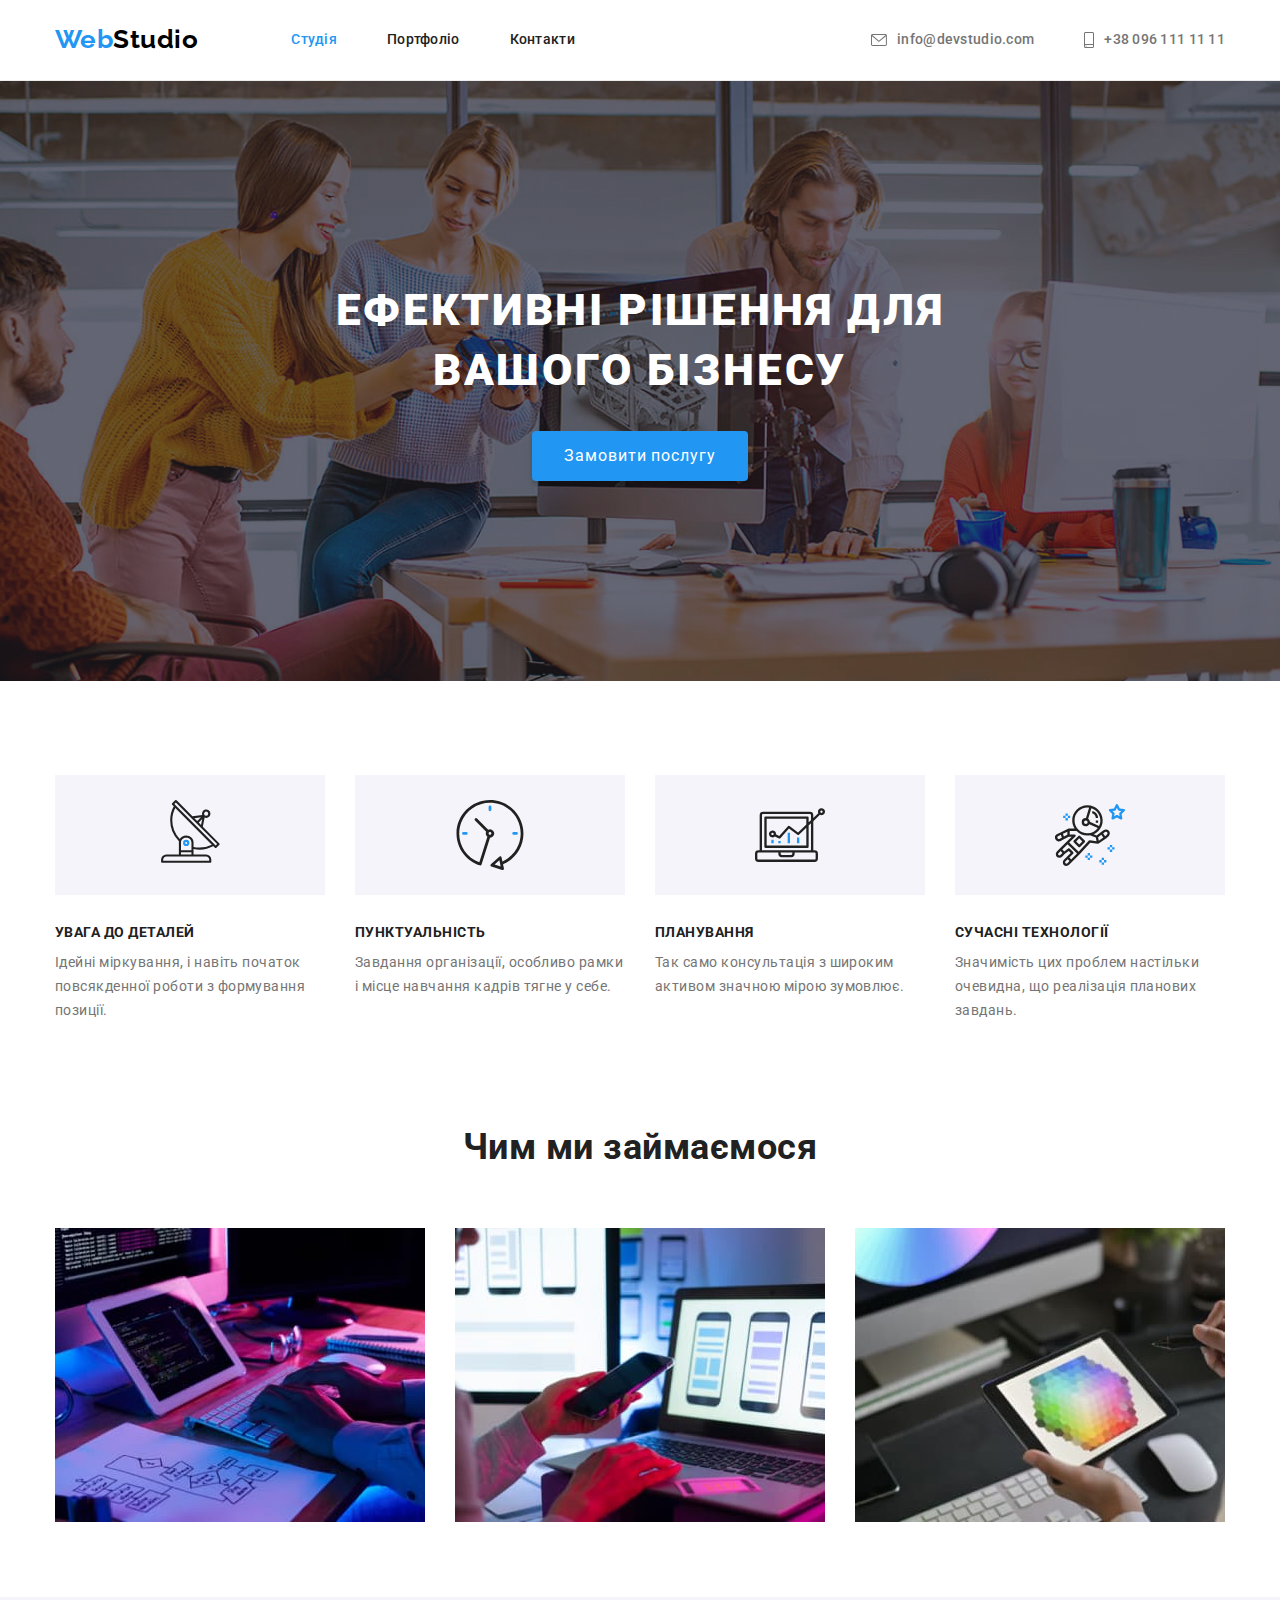
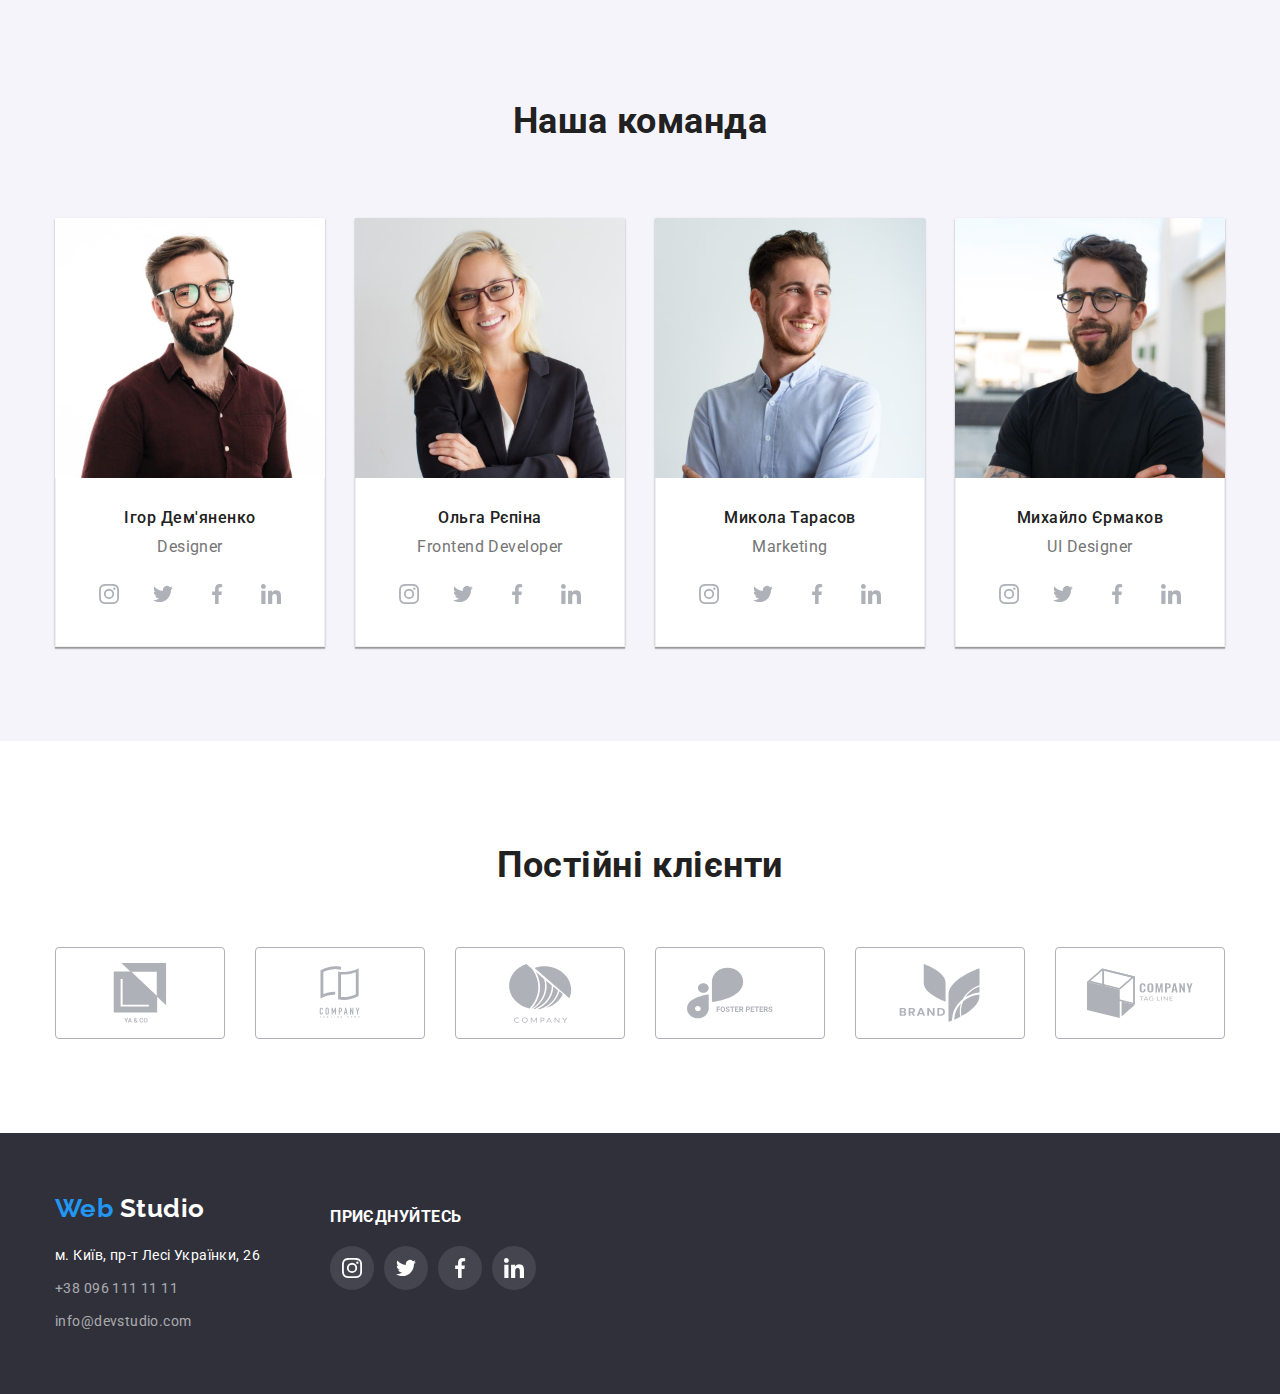
<file: index.html>
<!DOCTYPE html>
<html lang="uk">

<head>
  <meta charset="UTF-8" />
  <meta http-equiv="X-UA-Compatible" content="IE=edge" />
  <meta name="viewport" content="width=device-width, initial-scale=1.0" />
  <title>Web Studio</title>
  <link rel="preconnect" href="https://fonts.googleapis.com" />
  <link rel="preconnect" href="https://fonts.gstatic.com" crossorigin />
  <link href="https://fonts.googleapis.com/css2?family=Raleway:wght@700&family=Roboto:wght@400;500;700;900&display=swap"
    rel="stylesheet" />
  <link rel="stylesheet" href="https://cdnjs.cloudflare.com/ajax/libs/modern-normalize/1.1.0/modern-normalize.min.css">
  <link rel="stylesheet" href="./css/styles.css" />
</head>

<body>
  <!-- Header -->
  <header class="page-header">
    <div class="container">
      <div class="main-nav-studio">
        <nav class="main-nav-studio">
          <div class="logo-container">
            <a href="./index.html" lang="en" class="logo link item">
              Web
              <span class="logo-header">Studio</span>
            </a>
          </div>

          <ul class="main-nav list">
            <li class="item">
              <a href="./index.html" class="nav-link link current">Студія</a>
            </li>
            <li class="item">
              <a href="./portfolio.html" class="nav-link link">Портфоліо</a>
            </li>
            <li class="item">
              <a href="#" class="nav-link link">Контакти</a>
            </li>
          </ul>
        </nav>

        <ul class="header-contacts list">
          <li class="item">
            <a href="mailto:info@devstudio.com" lang="en" class="header-contacts link mail">
              <svg class="mail-icon">
                <use href="./images/icons.svg#icon-envelope"></use>
              </svg>
              info@devstudio.com
            </a>
          </li>
          <li class="item">
            <a href="tel:+380961111111" class="header-contacts link telefone">
              <svg class="telefon-icon">
                <use href="./images/icons.svg#icon-smartphone"></use>
              </svg>
              +38 096 111 11 11
            </a>
          </li>
        </ul>
      </div>
    </div>
  </header>

  <main>
    <!-- Hero! -->
    <section class="hero section overlay">
      <div class="container">
        <h1 class="hero-tittle">Ефективні рішення для вашого бізнесу</h1>
        <button type="button" class="hero-button">Замовити послугу</button>
      </div>
    </section>

    <!--Preferences -->
    <section class="preferences section">
      <div class="container">
        <h2 class="visually-hidden">Наші переваги</h2>

        <ul class="list prferences-list">
          <li class="item">
            <div class="icons-preference">
              <svg class="icon-preference antenna" width="70" height="70">
                <use href="./images/icons.svg#icon-antenna"></use>
              </svg>
            </div>
            <h3 class="preferences-title">УВАГА ДО ДЕТАЛЕЙ</h3>
            <p class="preferences-details">
              Ідейні міркування, і навіть початок повсякденної роботи з
              формування позиції.
            </p>
          </li>
          <li class="item">
            <div class="icons-preference">
              <svg class="icon-preference clock" width="70" height="70">
                <use href="./images/icons.svg#icon-clock"></use>
              </svg>
            </div>
            <h3 class="preferences-title">ПУНКТУАЛЬНІСТЬ</h3>
            <p class="preferences-details">
              Завдання організації, особливо рамки і місце навчання кадрів тягне
              у себе.
            </p>
          </li>
          <li class="item">
            <div class="icons-preference">
              <svg class="icon-preference diagram" width="70" height="70">
                <use href="./images/icons.svg#icon-diagram"></use>
              </svg>
            </div>
            <h3 class="preferences-title">ПЛАНУВАННЯ</h3>
            <p class="preferences-details">
              Так само консультація з широким активом значною мірою зумовлює.
            </p>
          </li>
          <li class="item">

            <div class="icons-preference">
              <svg class="icon-preference astronaut" width="70" height="70">
                <use href="./images/icons.svg#icon-astronaut"></use>
              </svg>
            </div>
            
            <h3 class="preferences-title">СУЧАСНІ ТЕХНОЛОГІЇ</h3>
            <p class="preferences-details">
              Значимість цих проблем настільки очевидна, що реалізація планових
              завдань.
            </p>
          </li>
        </ul>
      </div>
    </section>

    <!-- Our-projects -->
    <section class="projects section-no-padding">
      <div class="container">
        <h2 class="projects-title">Чим ми займаємося</h2>


        <ul class="list projects-list">
          <li class="items">
            <img src="./images/computer.jpg" alt="розробка для десктопів" width="370" height="294" />
          </li>
          <li class="items">
            <img src="./images/phone.jpg" alt="розробка для мобільних телефонів" width="370" height="294" />
          </li>
          <li class="items">
            <img src="./images/tablet.jpg" alt="розробка для планшетів" width="370" height="294" />
          </li>
        </ul>
      </div>
    </section>

    <!-- Our team -->
    <section class="team section">
      <div class="container">
        <h2 class="team-title">Наша команда</h2>
        <ul class="list team-list">

          <li class="item">
            <img src="./images/prodact.jpg" alt="Дизайнер Проекту" class="team-foto" width="270" height="260" />

            <div class="team-card-text">
              <h4 class="name">Ігор Дем'яненко</h4>
              <p lang="en" class="position">Designer</p>

              <ul class="list team-card-icons">
                <li class="card-iconcs-item">
                  <a href="#" class="icon-link">
                    <svg class="icon-team" width="20px" height="20px">
                      <use href="./images/icons.svg#icon-instagram"></use>
                    </svg>
                  </a>
                </li>
                <li class="card-iconcs-item">
                  <a href="#" class="icon-link">
                    <svg class="icon-team" width="20px" height="20px">
                      <use href="./images/icons.svg#icon-twitter"></use>
                    </svg>
                  </a>
                </li>
                <li class="card-iconcs-item">
                  <a href="#" class="icon-link">
                    <svg class="icon-team" width="20px" height="20px">
                      <use href="./images/icons.svg#icon-facebook"></use>
                    </svg>
                  </a>
                </li>
                <li class="card-iconcs-item">
                  <a href="#" class="icon-link">
                    <svg class="icon-team" width="20px" height="20px">
                      <use href="./images/icons.svg#icon-linkedin"></use>
                    </svg>
                  </a>
                </li>
              </ul>
            </div>
          </li>

          <li class="item">
            <img src="./images/frontend.jpg" alt="Фронтенд розробник" class="team-foto" width="270" height="260" />

            <div class="team-card-text">
              <h4 class="name">Ольга Рєпіна</h4>
              <p lang="en" class="position">Frontend Developer</p>

              <ul class="list team-card-icons">
                <li class="card-iconcs-item">
                  <a href="#" class="icon-link">
                    <svg class="icon-team" width="20px" height="20px">
                      <use href="./images/icons.svg#icon-instagram"></use>
                    </svg>
                  </a>
                </li>
                <li class="card-iconcs-item">
                  <a href="#" class="icon-link">
                    <svg class="icon-team" width="20px" height="20px">
                      <use href="./images/icons.svg#icon-twitter"></use>
                    </svg>
                  </a>
                </li>
                <li class="card-iconcs-item">
                  <a href="#" class="icon-link">
                    <svg class="icon-team" width="20px" height="20px">
                      <use href="./images/icons.svg#icon-facebook"></use>
                    </svg>
                  </a>
                </li>
                <li class="card-iconcs-item">
                  <a href="#" class="icon-link">
                    <svg class="icon-team" width="20px" height="20px">
                      <use href="./images/icons.svg#icon-linkedin"></use>
                    </svg>
                  </a>
                </li>
              </ul>
            </div>
          </li>

          <li class="item">
            <img src="./images/marketing.jpg" alt="Маркетинг" class="team-foto" width="270" height="260" />

            <div class="team-card-text">
              <h4 class="name">Микола Тарасов</h4>
              <p lang="en" class="position">Marketing</p>

              <ul class="list team-card-icons">
                <li class="card-iconcs-item">
                  <a href="#" class="icon-link">
                    <svg class="icon-team" width="20px" height="20px">
                      <use href="./images/icons.svg#icon-instagram"></use>
                    </svg>
                  </a>
                </li>
                <li class="card-iconcs-item">
                  <a href="#" class="icon-link">
                    <svg class="icon-team" width="20px" height="20px">
                      <use href="./images/icons.svg#icon-twitter"></use>
                    </svg>
                  </a>
                </li>
                <li class="card-iconcs-item">
                  <a href="#" class="icon-link">
                    <svg class="icon-team" width="20px" height="20px">
                      <use href="./images/icons.svg#icon-facebook"></use>
                    </svg>
                  </a>
                </li>
                <li class="card-iconcs-item">
                  <a href="#" class="icon-link">
                    <svg class="icon-team" width="20px" height="20px">
                      <use href="./images/icons.svg#icon-linkedin"></use>
                    </svg>
                  </a>
                </li>
              </ul>
            </div>

          </li>

          <li class="item">
            <img src="./images/designer.jpg" alt="Графічний дизайнер" class="team-foto" width="270" height="260" />

            <div class="team-card-text">
              <h4 class="name">Михайло Єрмаков</h4>
              <p lang="en" class="position">UI Designer</p>

              <ul class="list team-card-icons">
                <li class="card-iconcs-item">
                  <a href="#" class="icon-link">
                    <svg class="icon-team" width="20px" height="20px">
                      <use href="./images/icons.svg#icon-instagram"></use>
                    </svg>
                  </a>
                </li>
                <li class="card-iconcs-item">
                  <a href="#" class="icon-link">
                    <svg class="icon-team" width="20px" height="20px">
                      <use href="./images/icons.svg#icon-twitter"></use>
                    </svg>
                  </a>
                </li>
                <li class="card-iconcs-item">
                  <a href="#" class="icon-link">
                    <svg class="icon-team" width="20px" height="20px">
                      <use href="./images/icons.svg#icon-facebook"></use>
                    </svg>
                  </a>
                </li>
                <li class="card-iconcs-item">
                  <a href="#" class="icon-link">
                    <svg class="icon-team" width="20px" height="20px">
                      <use href="./images/icons.svg#icon-linkedin"></use>
                    </svg>
                  </a>
                </li>
              </ul>
          </li>
        </ul>
      </div>
      </div>
    </section>

    <section class="clients section">
      <div class="container">
        <h2 class="clients-title">Постійні клієнти</h2>

        <ul class="list our-clients">

          <li class="clients-icon-item">
            <a href="" class="clients-icone-link">
              <svg class="icone-clients">
                <use href="./images/icons.svg#icon-ya_co" width="106px" height="60px"></use>
              </svg>
            </a>
          </li>

          <li class="clients-icon-item">
            <a href="" class="clients-icone-link">
              <svg class="icone-clients">
                <use href="./images/icons.svg#icon-tagline_here_company" width="106px" height="60px"></use>
              </svg>
            </a>
          </li>

          <li class="clients-icon-item">
            <a href="" class="clients-icone-link">
              <svg class="icone-clients">
                <use href="./images/icons.svg#icon-company" width="106px" height="60px"></use>
              </svg>
            </a>
          </li>

          <li class="clients-icon-item">
            <a href="" class="clients-icone-link">
              <svg class="icone-clients">
                <use href="./images/icons.svg#icon-foster_peters" width="106px" height="60px"></use>
              </svg>
            </a>
          </li>

          <li class="clients-icon-item">
            <a href="" class="clients-icone-link">
              <svg class="icone-clients">
                <use href="./images/icons.svg#icon-brand" width="106px" height="60px"></use>
              </svg>
            </a>
          </li>

          <li class="clients-icon-item">
            <a href="" class="clients-icone-link">
              <svg class="icone-clients">
                <use href="./images/icons.svg#icon-tag_line_company" width="106px" height="60px"></use>
              </svg>
            </a>
          </li>

        </ul>
      </div>

    </section>


  </main>
  </div>

  <!-- Footer -->
  <footer class="footer">
    <div class="container">
      <div class="address-footer">
        <a href="./index.html" lang="en" class="logo link footer-log">
          Web
          <span class="logo-footer">Studio</span>
        </a>
        <address>
          <ul class="footer-contacts list">
            <li class="item">
              <a href="https://goo.gl/maps/CPtrU1FHBa2aNyZL9" target="_blank" rel="noopener noreferrer nofollow"
                class="footer-contacts link">
                <span class="adress-footer">м. Київ, пр-т Лесі Українки, 26</span>
              </a>
            </li>
            <li class="item">
              <a href="tel:+380961111111" class="footer-contacts link">
                +38 096 111 11 11
              </a>
            </li>
            <li class="item">
              <a href="mailto:info@devstudio.com" lang="en" class="footer-contacts link">
                info@devstudio.com
              </a>
            </li>
          </ul>
        </address>
      </div>

      <div class="social-link-footer">
        <p class="join-us">ПРИЄДНУЙТЕСЬ</p>
        <ul class="icons-list-footer list">

          <li class="footer-icon-item item">
            <a href="" class="footer-icon-link link">
              <svg class="icon-footer">
                <use href="./images/icons.svg#icon-instagram"></use>
              </svg>
            </a>
          </li>

          <li class="footer-icon-item item">
            <a href="" class="footer-icon-link link">
              <svg class="icon-footer">
                <use href="./images/icons.svg#icon-twitter"></use>
              </svg>
            </a>
          </li>

          <li class="footer-icon-item item">
            <a href="" class="footer-icon-link link">
              <svg class="icon-footer">
                <use href="./images/icons.svg#icon-facebook"></use>
              </svg>
            </a>
          </li>

          <li class="footer-icon-item item">
            <a href="" class="footer-icon-link link">
              <svg class="icon-footer">
                <use href="./images/icons.svg#icon-linkedin"></use>
              </svg>
            </a>
          </li>
      </div>
      </ul>

    </div>
  </footer>
  </div>
</body>

</html>
</file>
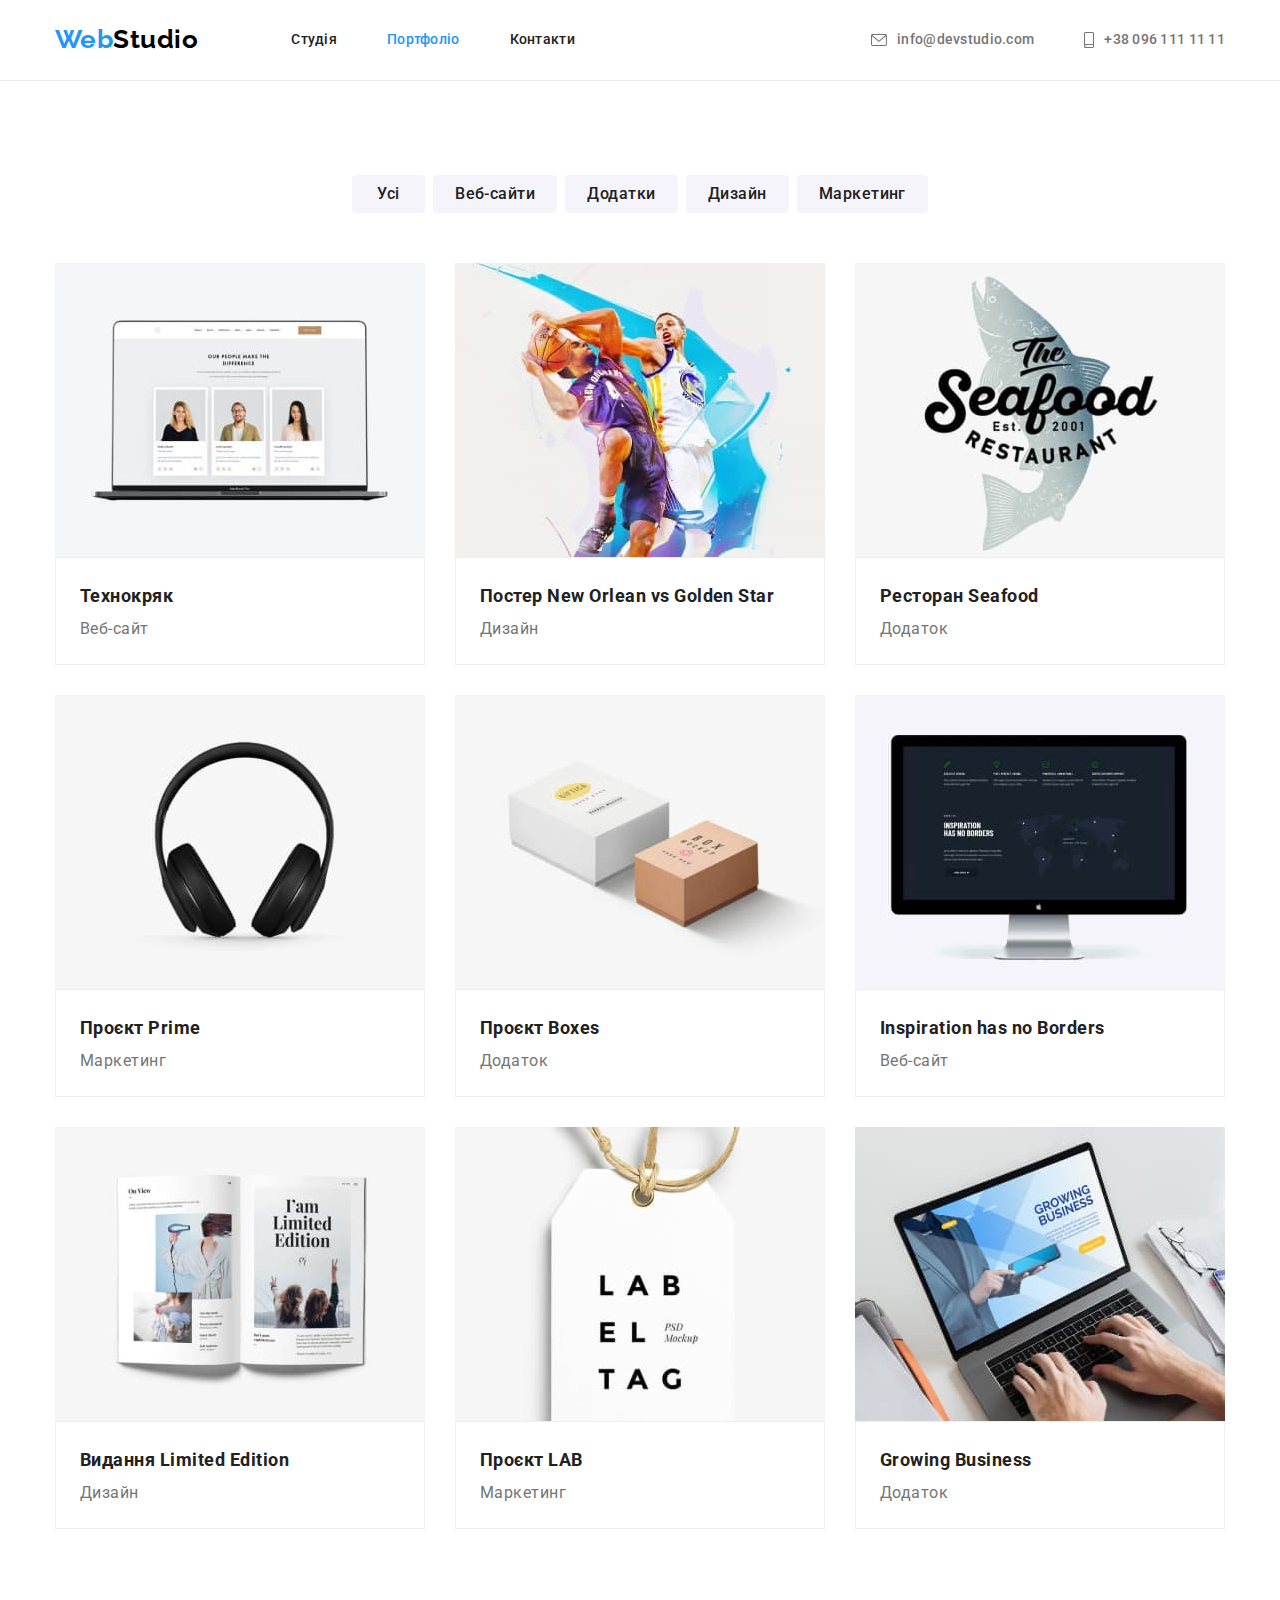
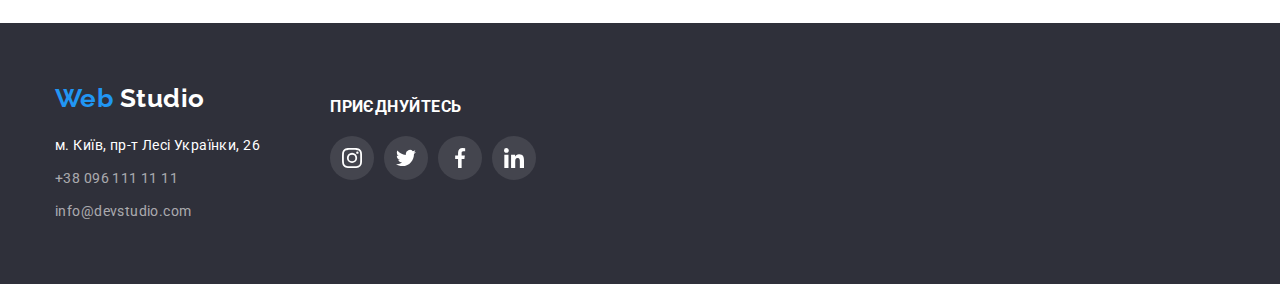
<file: portfolio.html>
<!DOCTYPE html>
<html lang="uk">

<head>
  <meta charset="UTF-8" />
  <meta http-equiv="X-UA-Compatible" content="IE=edge" />
  <meta name="viewport" content="width=device-width, initial-scale=1.0" />
  <title>Web Studio</title>
  <link rel="preconnect" href="https://fonts.googleapis.com" />
  <link rel="preconnect" href="https://fonts.gstatic.com" crossorigin />
  <link href="https://fonts.googleapis.com/css2?family=Raleway:wght@700&family=Roboto:wght@400;500;700;900&display=swap"
    rel="stylesheet" />
  <link rel="stylesheet" href="https://cdnjs.cloudflare.com/ajax/libs/modern-normalize/1.1.0/modern-normalize.min.css">
  <link rel="stylesheet" href="./css/styles.css" />
</head>

<body>
  <!-- Header -->
  <header class="page-header">
    <div class="container">
      <div class="main-nav-studio">
        <nav class="main-nav-studio">
          <div class="logo-container">
            <a href="./index.html" lang="en" class="logo link item">
              Web
              <span class="logo-header">Studio</span>
            </a>
          </div>

          <ul class="main-nav list">
            <li class="item">
              <a href="./index.html" class="nav-link link">Студія</a>
            </li>
            <li class="item">
              <a href="./portfolio.html" class="nav-link link current">Портфоліо</a>
            </li>
            <li class="item">
              <a href="#" class="nav-link link">Контакти</a>
            </li>
          </ul>
        </nav>

        <ul class="header-contacts list">
          <li class="item">
            <a href="mailto:info@devstudio.com" lang="en" class="header-contacts link mail">
              <svg class="mail-icon">
                <use href="./images/icons.svg#icon-envelope"></use>
              </svg>
              info@devstudio.com
            </a>
          </li>
          <li class="item">
            <a href="tel:+380961111111" class="header-contacts link telefone">
              <svg class="telefon-icon">
                <use href="./images/icons.svg#icon-smartphone"></use>
              </svg>
              +38 096 111 11 11
            </a>
          </li>
        </ul>
      </div>
    </div>
  </header>

  <main>
    <!-- Nav-buttons -->
    <section class="section portfolio-nav">
      <div class="container portfolio-nav-buttons">
        <h2 class="visually-hidden">Пошук за категоріями</h2>
        <ul class="list nav-buttons-list">
          <li class="item"><button type="button" class="nav-buttons">Усі</button></li>
          <li class="item"><button type="button" class="nav-buttons">Веб-сайти</button></li>
          <li class="item"><button type="button" class="nav-buttons">Додатки</button></li>
          <li class="item"><button type="button" class="nav-buttons">Дизайн</button></li>
          <li class="item"><button type="button" class="nav-buttons">Маркетинг</button></li>
        </ul>
      </div>


      <!-- Poftfolio items -->

      <div class="container">
        <h2 class="visually-hidden">Категорії портфоліо</h2>
        <ul class="list card-items">
          <li class="card-item">
            <img src="./images/technokryak.jpg" alt="Відкрита сторінка веб сайту на екрані ноутбука"
              class="portfolio-image" width="370" />
            <div class="card-text">
              <h3 class="items-title">Технокряк</h3>
              <p class="items-description">Веб-сайт</p>
            </div>
          </li>
          <li class="card-item">
            <img src="./images/poster_new_orlean.jpg" alt="Два баскетболісти в процесі гри" class="portfolio-image"
              width="370" />
            <div class="card-text">
              <h3 class="items-title">Постер New Orlean vs Golden Star</h3>
              <p class="items-description">Дизайн</p>
            </div>
          </li>
          <li class="card-item">
            <img src="./images/seafood.jpg" alt="Логотип ресторану морської кухні" class="portfolio-image"
              width="370" />
            <div class="card-text">
              <h3 class="items-title">Ресторан Seafood</h3>
              <p class="items-description">Додаток</p>
            </div>
          </li>
          <li class="card-item">
            <img src="./images/prime.jpg" alt="Навушники" class="portfolio-image" width="370" />
            <div class="card-text">
              <h3 class="items-title">Проєкт Prime</h3>
              <p class="items-description">Маркетинг</p>
            </div>
          </li>
          <li class="card-item">
            <img src="./images/boxes.jpg" alt="Дві коробки" class="portfolio-image" width="370" />
            <div class="card-text">
              <h3 class="items-title">Проєкт Boxes</h3>
              <p class="items-description">Додаток</p>
            </div>
          </li>
          <li class="card-item">
            <img src="./images/inspiration.jpg" alt="Веб-сайт на екрані ком'ютера" class="portfolio-image"
              width="370" />
            <div class="card-text">
              <h3 class="items-title">Inspiration has no Borders</h3>
              <p class="items-description">Веб-сайт</p>
            </div>
          </li>
          <li class="card-item">
            <img src="./images/limited_edition.jpg" alt="Відкрита книга з картинками і текстом" class="portfolio-image"
              width="370" />
            <div class="card-text">
              <h3 class="items-title">Видання Limited Edition</h3>
              <p class="items-description">Дизайн</p>
            </div>
          </li>
          <li class="card-item">
            <img src="./images/lab.jpg" alt="Брелок" class="portfolio-image" width="370" />
            <div class="card-text">
              <h3 class="items-title">Проєкт LAB</h3>
              <p class="items-description">Маркетинг</p>
            </div>
          </li>
          <li class="card-item">
            <img src="./images/growing_business.jpg" alt="Руки на клавіатурі ноутбука" class="portfolio-image"
              width="370" />
            <div class="card-text">
              <h3 class="items-title">Growing Business</h3>
              <p class="items-description">Додаток</p>
            </div>
          </li>
        </ul>
      </div>
    </section>
  </main>
  </div>

  <!-- Footer -->
  <footer class="footer">
    <div class="container">
      <div class="address-footer">
        <a href="./index.html" lang="en" class="logo link footer-log">
          Web
          <span class="logo-footer">Studio</span>
        </a>
        <address>
          <ul class="footer-contacts list">
            <li class="item">
              <a href="https://goo.gl/maps/CPtrU1FHBa2aNyZL9" target="_blank" rel="noopener noreferrer nofollow"
                class="footer-contacts link">
                <span class="adress-footer">м. Київ, пр-т Лесі Українки, 26</span>
              </a>
            </li>
            <li class="item">
              <a href="tel:+380961111111" class="footer-contacts link">
                +38 096 111 11 11
              </a>
            </li>
            <li class="item">
              <a href="mailto:info@devstudio.com" lang="en" class="footer-contacts link">
                info@devstudio.com
              </a>
            </li>
          </ul>
        </address>
      </div>

      <div class="social-link-footer">
        <p class="join-us">ПРИЄДНУЙТЕСЬ</p>
        <ul class="icons-list-footer list">

          <li class="footer-icon-item item">
            <a href="" class="footer-icon-link link">
              <svg class="icon-footer">
                <use href="./images/icons.svg#icon-instagram"></use>
              </svg>
            </a>
          </li>

          <li class="footer-icon-item item">
            <a href="" class="footer-icon-link link">
              <svg class="icon-footer">
                <use href="./images/icons.svg#icon-twitter"></use>
              </svg>
            </a>
          </li>

          <li class="footer-icon-item item">
            <a href="" class="footer-icon-link link">
              <svg class="icon-footer">
                <use href="./images/icons.svg#icon-facebook"></use>
              </svg>
            </a>
          </li>

          <li class="footer-icon-item item">
            <a href="" class="footer-icon-link link">
              <svg class="icon-footer">
                <use href="./images/icons.svg#icon-linkedin"></use>
              </svg>
            </a>
          </li>
      </div>
      </ul>

    </div>
  </footer>
  </div>
</body>

</html>
</file>
<file: css/styles.css>
:root {
    /* colors */
    --acsent-color: #2196f3;
    --main-text-color: #757575;
    --secondary-text-color: #212121;
    --white-color: #ffffff;
    --black-color: #000000;
    --border-btm: #ececec;
    --icone-color: #afb1b8;
    --footer-contacts-color: rgba(255, 255, 255, 0.6);
    --hero-button-acsent: #188ce8;
    --hero-button-shadow: 0px 4px 4px rgba(0, 0, 0, 0.15);
    --portfolio-nav-buttons-shadow: 0px 3px 1px rgba(0, 0, 0, 0.1),
        0px 1px 2px rgba(0, 0, 0, 0.08), 0px 2px 2px rgba(0, 0, 0, 0.12);
    /* background-colors */
    --main-bgr: #ffffff;
    --secondary-bgr: #f5f4fa;
    --hero-bgr: #2f303a;
    --icon-footer-bgr: rgba(255, 255, 255, 0.1);
    /* primery fonts */
    --primery-fonts: "Roboto", sans-serif;
    --logo-fonts: "Raleway", sans-serif;
    --person-card-shedow: 0px 1px 3px rgba(0, 0, 0, 0.12),
        0px 1px 1px rgba(0, 0, 0, 0.14), 0px 2px 1px rgba(0, 0, 0, 0.2);
    --portfolio-cards-brd: #eeeeee;
}

h1,
h2,
h3,
h4,
h5,
h6,
p,
ul {
    margin: 0;
    padding: 0;
}

.link {
    font-style: normal;
    text-decoration: none;
    color: var(--secondary-text-color);
}

.list {
    list-style: none;
}

body {
    background-color: var(--main-bgr);
    color: var(--main-text-color);
    font-family: var(--primery-fonts);
    font-size: 16px;
    line-height: 1.71;
    letter-spacing: 0.03em;
}

.container {
    max-width: 1200px;
    padding-left: 15px;
    padding-right: 15px;
    margin: 0 auto;
}

.section {
    padding-top: 94px;
    padding-bottom: 94px;
}

/* Logo */
.logo-container {
    display: flex;
    margin-right: 93px;
}

.logo {
    display: flex;
    padding-top: 24px;
    padding-bottom: 25px;

    color: var(--acsent-color);
    font-family: var(--logo-fonts);
    font-weight: 700;
    font-size: 26px;
    line-height: 1.19;
    text-decoration: none;
}

.logo-header {
    color: var(--black-color);
}

/* Navigation Heder */

.nav-link {
    display: block;
    padding-top: 32px;
    padding-bottom: 32px;

    font-family: var(--primery-fonts);
    font-weight: 500;
    font-size: 14px;
    line-height: 1.14;
    letter-spacing: 0.02em;
}

.main-nav {
    display: flex;
}

.main-nav .item:not(:last-child) {
    margin-right: 50px;
}

.header-contacts {
    display: flex;
    font-family: var(--primery-fonts);
    font-weight: 500;
    font-size: 14px;
    line-height: 1.14;
    letter-spacing: 0.02em;
    color: var(--main-text-color);
    cursor: pointer;
}

.nav-link:hover,
.nav-link:focus,
.header-contacts:focus,
.header-contacts:hover {
    color: var(--acsent-color);
}

.current {
    color: var(--acsent-color);
}

.header-contacts.list .item:not(:last-child) {
    margin-right: 50px;
}

.header-contacts.list {
    margin-left: auto;
}

.header-contacts.link {
    display: block;
    padding-top: 32px;
    padding-bottom: 32px;
}

.main-nav-studio {
    display: flex;
    align-items: center;
}

.page-header {
    border-bottom: 1px solid var(--border-btm);
}

.link.mail,
.link.telefone {
    display: inline-flex;
    align-items: center;
}

.mail-icon {
    width: 16px;
    height: 12px;
    margin-right: 10px;
    fill: currentColor;
}

.telefon-icon {
    width: 10px;
    height: 16px;
    margin-right: 10px;
    fill: currentColor;
}

.mail-icon:hover,
.telefon-icon:hover,
.mail-icon:focus,
.telefon-icon:focus {
    color: var(--acsent-color);
}

/* Hero */
.hero.section {
    padding: 200px 0;
    text-align: center;
}

.hero-tittle {
    margin: 0 auto 30px;
    max-width: 696px;
    font-weight: 900;
    font-size: 44px;
    line-height: 1.36;
    letter-spacing: 0.06em;
    text-transform: uppercase;
    color: var(--white-color);
}

.hero-button {
    padding: 10px 32px;
    min-width: 216px;
    display: inline-block;
    color: var(--white-color);
    font-family: var(--primery-fonts);
    letter-spacing: 0.06em;
    line-height: 1.9;
    text-align: center;

    background: var(--acsent-color);
    box-shadow: var(--hero-button-shadow);
    border-radius: 4px;
    border: none;
    cursor: pointer;
}

.hero-button:hover,
.hero-button:focus,
.hero-button:active {
    background: var(--hero-button-acsent);
    box-shadow: var(--hero-button-shadow);
    border-radius: 4px;
}

.overlay {
    max-width: 1600px;
    min-height: 600px;
    margin-left: auto;
    margin-right: auto;
    background-color: var(--hero-bgr);
    background-image: linear-gradient(to bottom,
            rgba(47, 48, 58, 0.4),
            rgba(47, 48, 58, 0.4)),
        url(../images/hero_img.jpg);
    background-repeat: no-repeat;
    background-position: center;
    background-size: cover;
}

/* < !--Preferences --> */
.visually-hidden {
    position: absolute;
    white-space: nowrap;
    width: 1px;
    height: 1px;
    overflow: hidden;
    border: 0;
    padding: 0;
    clip: rect(0 0 0 0);
    clip-path: inset(50%);
    margin: -1px;
}

.preferences-title {
    margin-bottom: 10px;
    font-size: 14px;
    line-height: 1.14;
    text-transform: uppercase;
    color: var(--secondary-text-color);
}

.preferences-details {
    font-size: 14px;
}

.list.prferences-list {
    display: flex;
    flex-wrap: wrap;
    justify-content: space-between;
}

.prferences-list .item {
    width: 270px;
}

.list.prferences-list .item:not(:last-child) {
    margin-right: 30px;
}

.icons-preference {
    display: flex;
    align-items: center;
    justify-content: center;
    min-width: 270px;
    min-height: 120px;
    margin-bottom: 30px;
    background-color: var(--secondary-bgr);
}

.icon-preference {
    max-width: 70px;
    max-height: 70px;
}

/* Our-projects section */
.projects.section-no-padding {
    padding-top: 0px;
    padding-bottom: 66px;
}

.list.projects-list {
    display: flex;
    flex-wrap: wrap;
    justify-content: space-between;
}

.list.projects-list .items:not(:last-child) {
    margin-right: 30px;
}

/* our-team section */
.team {
    background-color: var(--secondary-bgr);
}

.projects-title,
.team-title,
.clients-title {
    margin-bottom: 50px;
    font-size: 36px;
    text-align: center;
    color: var(--secondary-text-color);
}

.list.team-list {
    display: flex;
    justify-content: space-between;
}

.team-list .item {
    width: 270px;
    box-shadow: var(--person-card-shedow);
}

.team-list .item {
    margin-top: 16px;
}

.team-list .item:not(:last-child) {
    margin-right: 30px;
}

.item .team-foto {
    display: block;
}

.team-card-text {
    max-width: 370px;
    padding: 30px 10px;
    background-color: var(--main-bgr);
    border: 1px solid var(--portfolio-cards-brd);
    border-top: none;
}

.name {
    margin-bottom: 10px;
    font-weight: 500;
    line-height: 1.19;
    text-align: center;
    color: var(--secondary-text-color);
}

.position {
    line-height: 1.19;
    text-align: center;
    color: var(--main-text-color);
}

.team-card-icons {
    display: flex;
    justify-content: center;
    margin-top: 16px;
}

.card-iconcs-item {
    width: 44px;
    height: 44px;
}

.card-iconcs-item:not(:last-child) {
    margin-right: 10px;
}

.icon-link {
    width: 100%;
    height: 100%;
    fill: var(--icone-color);
    display: flex;
    border-radius: 50%;
    align-items: center;
    justify-content: center;
}

.icon-link:hover,
.icon-link:focus {
    background-color: var(--acsent-color);
    fill: var(--main-bgr);
}

/* clients section */
.list.our-clients {
    display: flex;
    justify-content: space-between;
    margin-top: 50px;
}

.clients-icon-item {
    width: 170px;
    height: 92px;
}

.clients-icon-item:not(:last-child) {
    margin-right: 30px;
}

.clients-icone-link {
    width: 100%;
    height: 100%;
    border: 1px solid var(--icone-color);
    border-radius: 4px;
    fill: var(--icone-color);
    display: flex;
    align-items: center;
    justify-content: center;
}

.icone-clients {
    width: 106px;
    height: 60px;
}

.clients-icone-link:hover,
.clients-icone-link:focus {
    fill: var(--acsent-color);
    border: 1px solid var(--acsent-color);
}

/* footer */
.footer {
    padding: 60px 0;
    background-color: var(--hero-bgr);
}

.logo-footer {
    color: var(--main-bgr);
}

.address-footer .footer-log {
    padding: 0;
}

.footer-log {
    display: inline-block;
    margin-bottom: 20px;
}

.footer-contacts.list .item:not(:last-child) {
    margin-bottom: 9px;
}

.footer-contacts {
    font-family: var(--primery-fonts);
    font-weight: 400;
    font-size: 14px;
    line-height: 1.71;
    letter-spacing: 0.03em;
    color: var(--footer-contacts-color);
    text-decoration: none;
    list-style: none;
}

.footer-contacts:hover,
.footer-contacts:focus {
    color: var(--acsent-color);
}

.adress-footer {
    color: var(--white-color);
}

.adress-footer:hover,
.adress-footer:focus {
    color: var(--acsent-color);
}

.footer .container {
    display: flex;
}

.join-us {
    font-weight: 700;
    line-height: 1.14;
    letter-spacing: 0.03em;
    color: var(--main-bgr);
    margin-bottom: 20px;
}

.social-link-footer {
    margin-left: 70px;
    padding: 15px 0 0;
}

.icons-list-footer {
    display: flex;
    gap: 10px;
}

.footer-icon-item {
    justify-content: center;
    width: 44px;
    height: 44px;
    background: var(--icon-footer-bgr);
    border-radius: 50%;
}

.footer-icon-item:hover,
.footer-icon-item:focus {
    background-color: var(--acsent-color);
}

.footer-icon-link {
    height: 100%;
    width: 100%;
    display: flex;
    align-items: center;
    justify-content: center;
}

.icon-footer {
    width: 20px;
    height: 20px;
    fill: var(--main-bgr);
}

/* Portfolio page */
.portfolio-main-nav,
.header-contacts {
    background-color: var(--white-color);
}

.nav-buttons {
    padding: 6px 22px;
    min-width: 73px;
    display: inline-block;
    font-family: var(--primery-fonts);
    font-weight: 500;
    font-size: 16px;
    line-height: 1.62;
    letter-spacing: 0.03em;
    color: var(--secondary-text-color);
    text-align: center;
    background: var(--secondary-bgr);
    border: none;
    border-radius: 4px;
    cursor: pointer;
}

.nav-buttons:hover,
.nav-buttons:focus {
    background-color: var(--acsent-color);
    color: var(--white-color);
    box-shadow: var(--portfolio-nav-buttons-shadow);
    border-radius: 4px;
}

.nav-buttons-list {
    display: flex;
    justify-content: center;
}

.nav-buttons-list .item.item:not(:last-child) {
    margin-right: 8px;
}

.portfolio-nav-buttons {
    margin-bottom: 50px;
}

/* <!-- Poftfolio items --> */
.portfolio-image {
    display: block;
}

.items-title {
    font-size: 18px;
    line-height: 2;
    color: var(--secondary-text-color);
}

.card-item .card-text {
    min-width: 370px;
    padding: 20px 24px;
    border: 1px solid var(--portfolio-cards-brd);
}

.items-description {
    line-height: 1.88;
}

.list.card-items {
    display: flex;
    flex-wrap: wrap;
    justify-content: center;
}

.card-item {
    margin-right: 30px;
    margin-bottom: 30px;
    cursor: pointer;
}

.card-item:nth-child(3n) {
    margin-right: 0;
}

.card-item:nth-last-child(-n + 3) {
    margin-bottom: 0;
}

.card-item:hover,
.card-item:focus {
    box-shadow: 0px 1px 1px rgba(0, 0, 0, 0.12),
                0px 4px 4px rgba(0, 0, 0, 0.06),
                1px 4px 6px rgba(0, 0, 0, 0.16);
}
</file>
